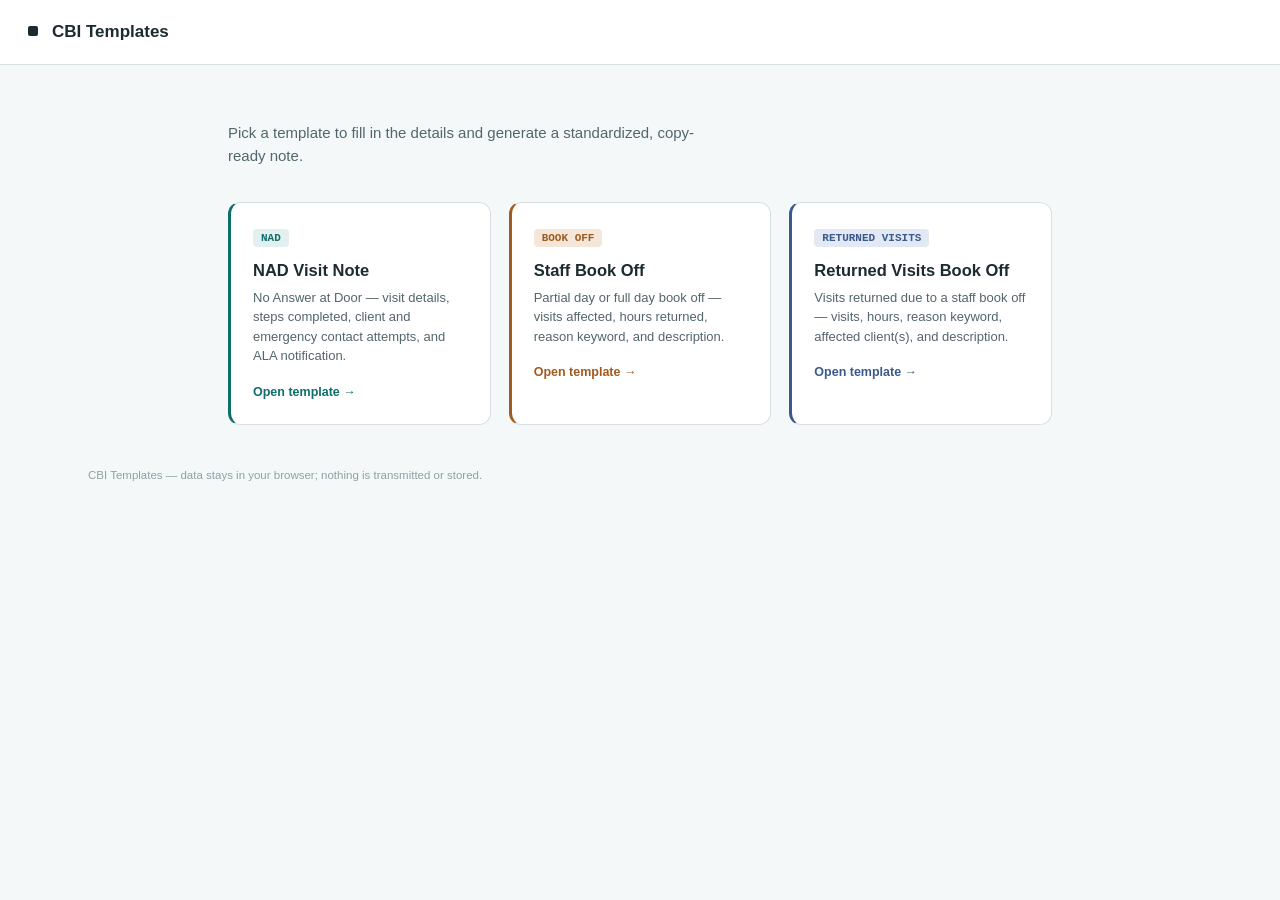
<file: index.html>
<!DOCTYPE html>
<html lang="en">
<head>
<meta charset="UTF-8">
<meta name="viewport" content="width=device-width, initial-scale=1.0">
<title>CBI Templates — Note Generators for CBI Operators</title>
<meta name="description" content="CBI Templates: pick a note template — NAD (No Answer at Door) or Staff Book Off — and generate a standardized, copy-ready note.">
<link rel="stylesheet" href="assets/css/global.css">
</head>
<body>

<header class="app-header">
  <span class="mark" aria-hidden="true"></span>
  <h1>CBI Templates</h1>
</header>

<main class="index-layout">
  <p class="lede">Pick a template to fill in the details and generate a standardized, copy-ready note.</p>
  <div class="template-grid">
    <a class="template-card card-nad" href="NAD.html">
      <span class="eyebrow">NAD</span>
      <h2>NAD Visit Note</h2>
      <p>No Answer at Door — visit details, steps completed, client and emergency contact attempts, and ALA notification.</p>
      <span class="go">Open template &rarr;</span>
    </a>
    <a class="template-card card-bookoff" href="book-off-template.html">
      <span class="eyebrow">BOOK OFF</span>
      <h2>Staff Book Off</h2>
      <p>Partial day or full day book off — visits affected, hours returned, reason keyword, and description.</p>
      <span class="go">Open template &rarr;</span>
    </a>
    <a class="template-card card-returned" href="returned-visits-book-off.html">
      <span class="eyebrow">RETURNED VISITS</span>
      <h2>Returned Visits Book Off</h2>
      <p>Visits returned due to a staff book off — visits, hours, reason keyword, affected client(s), and description.</p>
      <span class="go">Open template &rarr;</span>
    </a>
  </div>
</main>

<footer>CBI Templates — data stays in your browser; nothing is transmitted or stored.</footer>
</body>
</html>
</file>
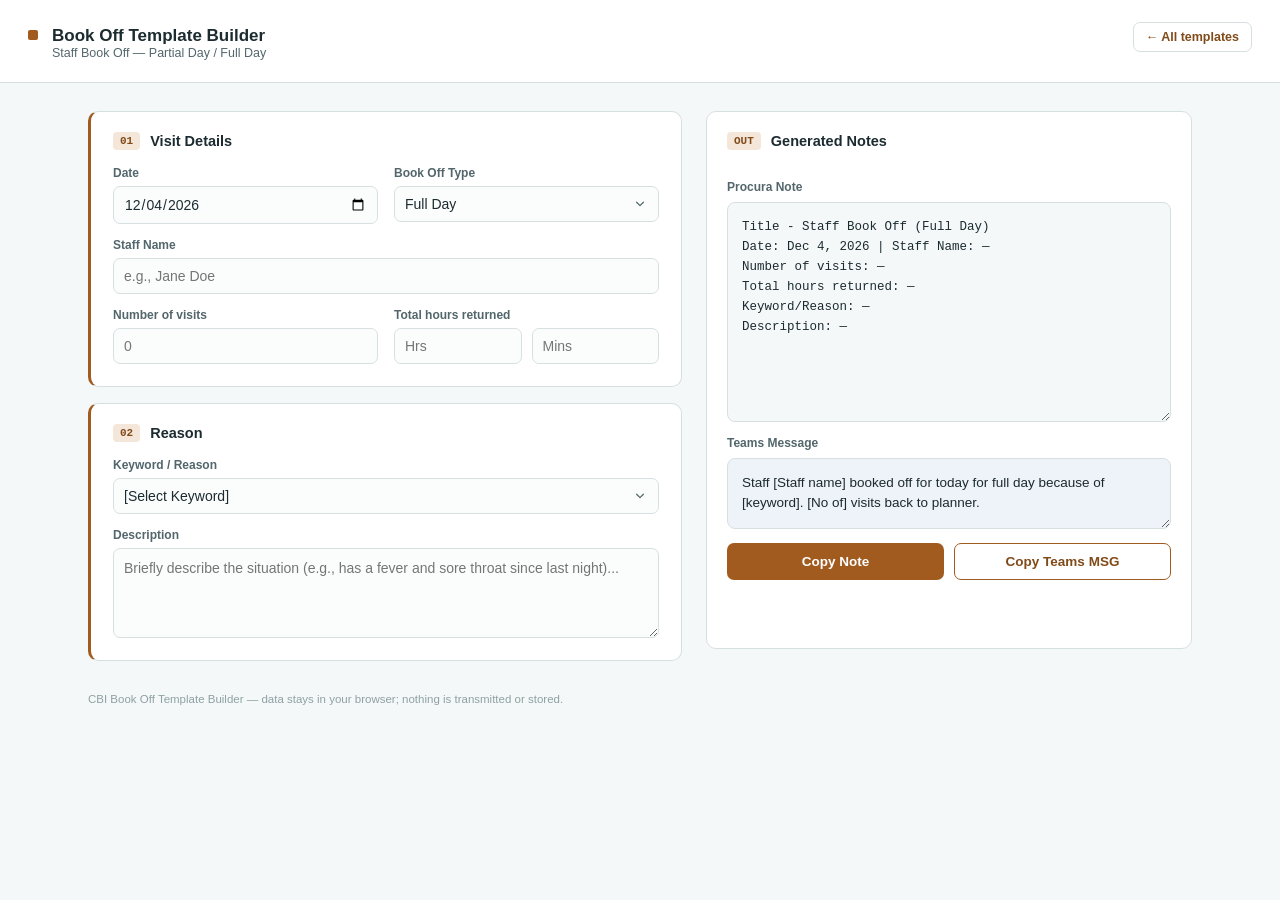
<file: book-off-template.html>
<!DOCTYPE html>
<html lang="en">
<head>
<meta charset="UTF-8">
<meta name="viewport" content="width=device-width, initial-scale=1.0">
<title>CBI Book Off Template Builder</title>
<link rel="stylesheet" href="assets/css/global.css">
<style>
  :root {
    --accent: var(--bookoff);
    --accent-dark: var(--bookoff-dark);
    --accent-soft: var(--bookoff-soft);
    --focus: var(--bookoff-focus);
  }
</style>
</head>
<body>

<header class="app-header">
  <span class="mark" aria-hidden="true"></span>
  <div>
    <h1>Book Off Template Builder</h1>
    <div class="sub">Staff Book Off — Partial Day / Full Day</div>
  </div>
  <a class="back" href="index.html">&larr; All templates</a>
</header>

<main>
  <form id="bookOffForm" autocomplete="off">
    <!-- Step 01: Visit Details -->
    <section class="card">
      <div class="eyebrow">
        <span class="num">01</span>
        <h2>Visit Details</h2>
      </div>
      <div class="field-grid">
        <div class="field">
          <label for="visitDate">Date</label>
          <input type="date" id="visitDate">
        </div>
        <div class="field">
          <label for="bookOffType">Book Off Type</label>
          <select id="bookOffType">
            <option value="full day">Full Day</option>
            <option value="partial day">Partial Day</option>
          </select>
        </div>
        <div class="field full">
          <label for="staffName">Staff Name</label>
          <input type="text" id="staffName" placeholder="e.g., Jane Doe">
        </div>
        <div class="field">
          <label for="numVisits">Number of visits</label>
          <input type="number" id="numVisits" min="0" placeholder="0">
        </div>
        <div class="field">
          <label>Total hours returned</label>
          <div class="hours-row">
            <input type="number" id="hoursReturned" min="0" placeholder="Hrs">
            <input type="number" id="minutesReturned" min="0" max="59" placeholder="Mins">
          </div>
        </div>
      </div>
    </section>

    <!-- Step 02: Reason & Description -->
    <section class="card">
      <div class="eyebrow">
        <span class="num">02</span>
        <h2>Reason</h2>
      </div>
      <div class="field-grid">
        <div class="field full">
          <label for="keyword">Keyword / Reason</label>
          <select id="keyword">
            <option value="">[Select Keyword]</option>
            <option value="Illness – self">Illness – self</option>
            <option value="Illness – family">Illness – family</option>
            <option value="Automotive issue">Automotive issue</option>
            <option value="WCB/WSIB/Injury">WCB/WSIB/Injury</option>
            <option value="Modified duties">Modified duties</option>
            <option value="Childcare">Childcare</option>
            <option value="Scheduling error – availability">Scheduling error – availability</option>
            <option value="Scheduling error – distance">Scheduling error – distance</option>
            <option value="Scheduling error – overlapping">Scheduling error – overlapping</option>
            <option value="Education/Student">Education/Student</option>
            <option value="Notice not provided/client not accepted">Notice not provided/client not accepted</option>
            <option value="Bereavement">Bereavement</option>
            <option value="Personal/Family emergency">Personal/Family emergency</option>
            <option value="No show">No show</option>
            <option value="Appointment">Appointment</option>
            <option value="Insufficient hours">Insufficient hours</option>
            <option value="Unapproved removal">Unapproved removal</option>
            <option value="Client-Specific Removal – Environmental Concern">Client-Specific Removal – Environmental Concern</option>
          </select>
        </div>
        <div class="field full">
          <label for="description">Description</label>
          <textarea id="description" placeholder="Briefly describe the situation (e.g., has a fever and sore throat since last night)..."></textarea>
        </div>
      </div>
    </section>
  </form>

  <!-- Output Engine -->
  <div class="output-col">
    <div class="output-panel">
      <div class="eyebrow">
        <span class="num">OUT</span>
        <h2>Generated Notes</h2>
      </div>

      <div class="textarea-group">
        <label for="noteOutput">Procura Note</label>
        <textarea id="noteOutput" readonly></textarea>
      </div>

      <div class="textarea-group">
        <label for="teamsOutput">Teams Message</label>
        <textarea id="teamsOutput" readonly></textarea>
      </div>

      <div class="btn-row">
        <button type="button" class="btn-primary" id="copyNoteBtn">Copy Note</button>
        <button type="button" class="btn-secondary" id="copyTeamsBtn">Copy Teams MSG</button>
      </div>
      <div id="copyFeedback" class="copy-feedback">Copied to clipboard!</div>
    </div>
  </div>
</main>

<footer>CBI Book Off Template Builder — data stays in your browser; nothing is transmitted or stored.</footer>
<script src="assets/js/utils.js"></script>
<script src="assets/js/templates.js"></script>
</body>
</html>
</file>
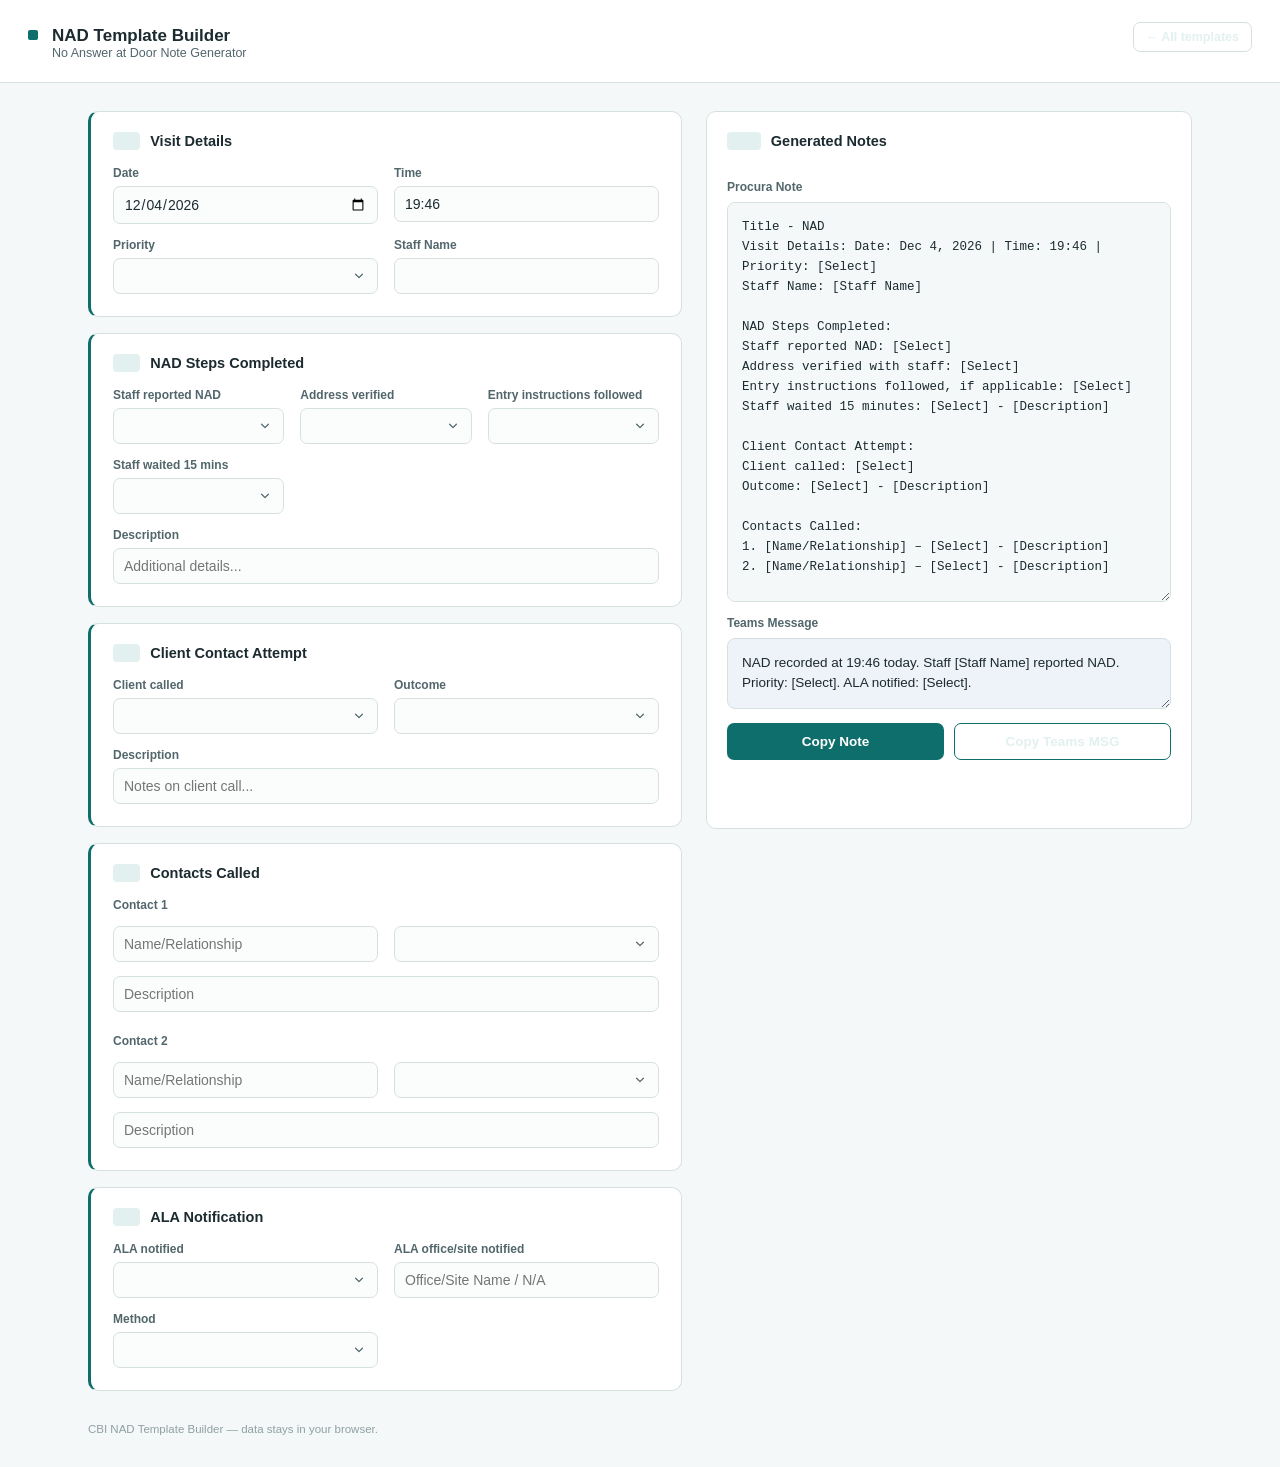
<file: NAD.html>
<!DOCTYPE html>
<html lang="en">
<head>
<meta charset="UTF-8">
<meta name="viewport" content="width=device-width, initial-scale=1.0">
<title>CBI NAD Template Builder</title>
<link rel="stylesheet" href="assets/css/global.css">
<style>
  :root {
    --accent: var(--nad);
    --accent-dark: var(--nad-soft);
    --accent-soft: var(--nad-soft);
    --focus: var(--nad);
  }
</style>
</head>
<body>

<header class="app-header">
  <span class="mark" aria-hidden="true"></span>
  <div>
    <h1>NAD Template Builder</h1>
    <div class="sub">No Answer at Door Note Generator</div>
  </div>
  <a class="back" href="index.html">&larr; All templates</a>
</header>

<main>
  <form id="nadForm" autocomplete="off">
    <!-- 01: Visit Details -->
    <section class="card">
      <div class="eyebrow"><span class="num">01</span><h2>Visit Details</h2></div>
      <div class="field-grid">
        <div class="field"><label for="visitDate">Date</label><input type="date" id="visitDate"></div>
        <div class="field">
          <label for="visitTime">Time</label>
          <input type="text" id="visitTime" placeholder="e.g., 09:00 - 10:00 or 1400">
        </div>
        <div class="field">
          <label for="priority">Priority</label>
          <select id="priority">
            <option value=""></option>
            <option value="P1">P1</option>
            <option value="P2">P2</option>
            <option value="P3">P3</option>
            <option value="ESS">ESS</option>
            <option value="LPN">LPN</option>
          </select>
        </div>
        <div class="field"><label for="staffName">Staff Name</label><input type="text" id="staffName"></div>
      </div>
    </section>

    <!-- 02: NAD Steps -->
    <section class="card">
      <div class="eyebrow"><span class="num">02</span><h2>NAD Steps Completed</h2></div>
      <div class="field-grid dense">
        <div class="field">
          <label for="staffReported">Staff reported NAD</label>
          <select id="staffReported"><option value=""></option><option value="Yes">Yes</option><option value="No">No</option></select>
        </div>
        <div class="field">
          <label for="addressVerified">Address verified</label>
          <select id="addressVerified"><option value=""></option><option value="Yes">Yes</option><option value="No">No</option></select>
        </div>
        <div class="field">
          <label for="entryInstructions">Entry instructions followed</label>
          <select id="entryInstructions"><option value=""></option><option value="Yes">Yes</option><option value="No">No</option><option value="N/A">N/A</option></select>
        </div>
        <div class="field">
          <label for="waited15">Staff waited 15 mins</label>
          <select id="waited15"><option value=""></option><option value="Yes">Yes</option><option value="No">No</option><option value="Unable to confirm">Unable to confirm</option></select>
        </div>
        <div class="field full"><label for="nadDesc">Description</label><input type="text" id="nadDesc" placeholder="Additional details..."></div>
      </div>
    </section>

    <!-- 03: Client Contact -->
    <section class="card">
      <div class="eyebrow"><span class="num">03</span><h2>Client Contact Attempt</h2></div>
      <div class="field-grid">
        <div class="field">
          <label for="clientCalled">Client called</label>
          <select id="clientCalled"><option value=""></option><option value="Yes">Yes</option><option value="No">No</option></select>
        </div>
        <div class="field">
          <label for="clientOutcome">Outcome</label>
          <select id="clientOutcome">
            <option value=""></option>
            <option value="Answered">Answered</option>
            <option value="No answer">No answer</option>
            <option value="VM left">VM left</option>
            <option value="Unable to leave VM">Unable to leave VM</option>
          </select>
        </div>
        <div class="field full"><label for="clientDesc">Description</label><input type="text" id="clientDesc" placeholder="Notes on client call..."></div>
      </div>
    </section>

    <!-- 04: Contacts Called -->
    <section class="card">
      <div class="eyebrow"><span class="num">04</span><h2>Contacts Called</h2></div>
      <div class="field-grid">
        <div class="field full"><label>Contact 1</label></div>
        <div class="field"><input type="text" id="c1Name" placeholder="Name/Relationship"></div>
        <div class="field">
          <select id="c1Outcome">
            <option value=""></option>
            <option value="Answered">Answered</option>
            <option value="No answer">No answer</option>
            <option value="VM left">VM left</option>
            <option value="Unable to leave VM">Unable to leave VM</option>
          </select>
        </div>
        <div class="field full"><input type="text" id="c1Desc" placeholder="Description"></div>

        <div class="field full" style="margin-top: 8px;"><label>Contact 2</label></div>
        <div class="field"><input type="text" id="c2Name" placeholder="Name/Relationship"></div>
        <div class="field">
          <select id="c2Outcome">
            <option value=""></option>
            <option value="Answered">Answered</option>
            <option value="No answer">No answer</option>
            <option value="VM left">VM left</option>
            <option value="Unable to leave VM">Unable to leave VM</option>
          </select>
        </div>
        <div class="field full"><input type="text" id="c2Desc" placeholder="Description"></div>
      </div>
    </section>

    <!-- 05: ALA Notification -->
    <section class="card">
      <div class="eyebrow"><span class="num">05</span><h2>ALA Notification</h2></div>
      <div class="field-grid">
        <div class="field">
          <label for="alaNotified">ALA notified</label>
          <select id="alaNotified"><option value=""></option><option value="Yes">Yes</option><option value="No">No</option></select>
        </div>
        <div class="field">
          <label for="alaOffice">ALA office/site notified</label>
          <input type="text" id="alaOffice" placeholder="Office/Site Name / N/A">
        </div>
        <div class="field">
          <label for="alaMethod">Method</label>
          <select id="alaMethod">
            <option value=""></option>
            <option value="Call">Call</option>
            <option value="VM left">VM left</option>
            <option value="Fax">Fax</option>
            <option value="N/A">N/A</option>
          </select>
        </div>
      </div>
    </section>
  </form>

  <!-- Output Engine -->
  <div class="output-col">
    <div class="output-panel">
      <div class="eyebrow"><span class="num">OUT</span><h2>Generated Notes</h2></div>
      <div class="textarea-group">
        <label for="noteOutput">Procura Note</label>
        <textarea id="noteOutput" readonly style="min-height: 400px;"></textarea>
      </div>
      <div class="textarea-group">
        <label for="teamsOutput">Teams Message</label>
        <textarea id="teamsOutput" readonly></textarea>
      </div>
      <div class="btn-row">
        <button type="button" class="btn-primary" id="copyNoteBtn">Copy Note</button>
        <button type="button" class="btn-secondary" id="copyTeamsBtn">Copy Teams MSG</button>
      </div>
      <div id="copyFeedback" class="copy-feedback">Copied to clipboard!</div>
    </div>
  </div>
</main>
<footer>CBI NAD Template Builder — data stays in your browser.</footer>
<script src="assets/js/utils.js"></script>
<script src="assets/js/templates.js"></script>
</body>
</html>
</file>
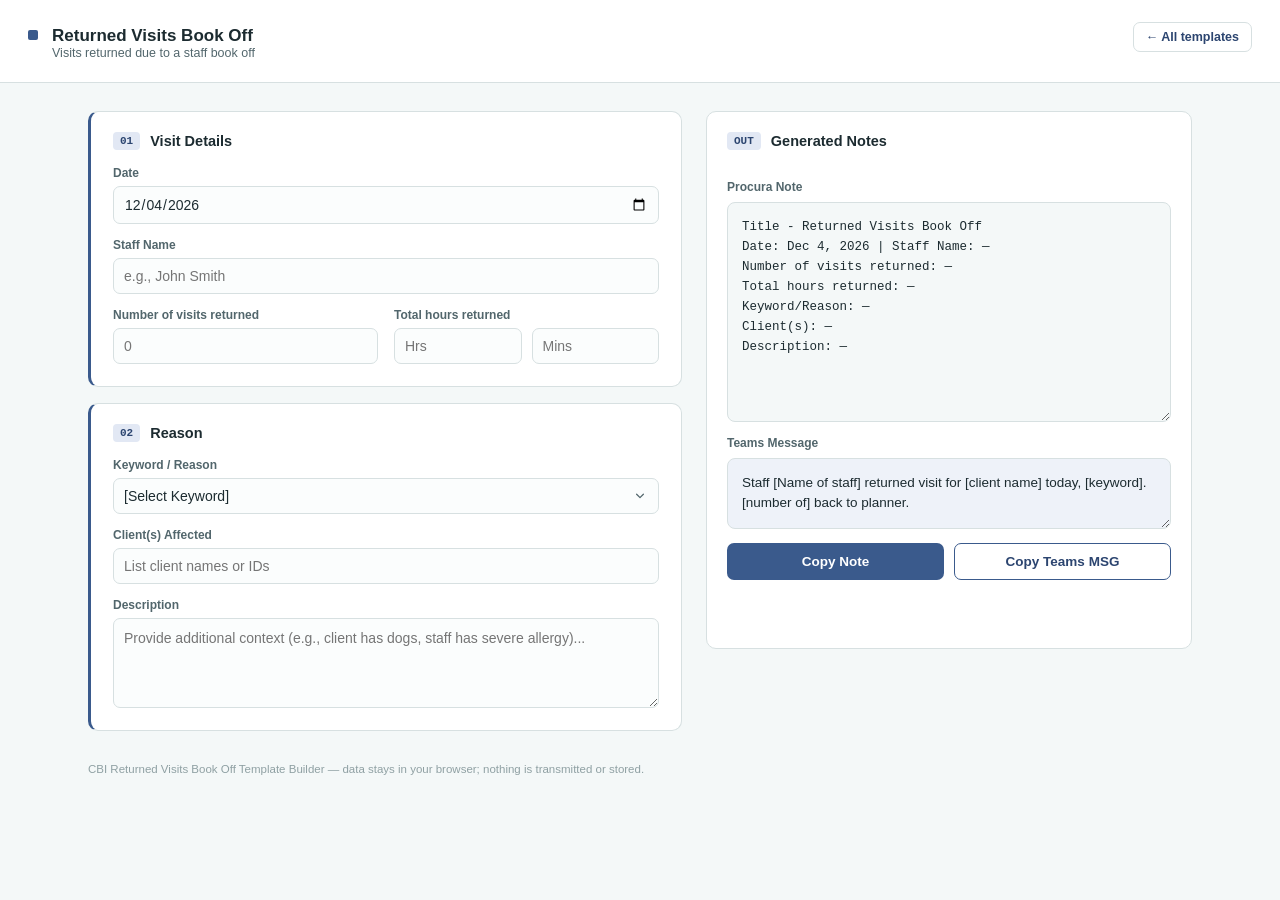
<file: returned-visits-book-off.html>
<!DOCTYPE html>
<html lang="en">
<head>
<meta charset="UTF-8">
<meta name="viewport" content="width=device-width, initial-scale=1.0">
<title>CBI Returned Visits Book Off Template</title>
<link rel="stylesheet" href="assets/css/global.css">
<style>
  :root {
    --accent: var(--returned);
    --accent-dark: var(--returned-dark);
    --accent-soft: var(--returned-soft);
    --focus: var(--returned-focus);
  }
</style>
</head>
<body>

<header class="app-header">
  <span class="mark" aria-hidden="true"></span>
  <div>
    <h1>Returned Visits Book Off</h1>
    <div class="sub">Visits returned due to a staff book off</div>
  </div>
  <a class="back" href="index.html">&larr; All templates</a>
</header>

<main>
  <form id="returnedVisitsForm" autocomplete="off">
    <!-- Step 01: Visit Details -->
    <section class="card">
      <div class="eyebrow">
        <span class="num">01</span>
        <h2>Visit Details</h2>
      </div>
      <div class="field-grid">
        <div class="field full">
          <label for="visitDate">Date</label>
          <input type="date" id="visitDate">
        </div>
        <div class="field full">
          <label for="staffName">Staff Name</label>
          <input type="text" id="staffName" placeholder="e.g., John Smith">
        </div>
        <div class="field">
          <label for="numVisits">Number of visits returned</label>
          <input type="number" id="numVisits" min="0" placeholder="0">
        </div>
        <div class="field">
          <label>Total hours returned</label>
          <div class="hours-row">
            <input type="number" id="hoursReturned" min="0" placeholder="Hrs">
            <input type="number" id="minutesReturned" min="0" max="59" placeholder="Mins">
          </div>
        </div>
      </div>
    </section>

    <!-- Step 02: Reason & Description -->
    <section class="card">
      <div class="eyebrow">
        <span class="num">02</span>
        <h2>Reason</h2>
      </div>
      <div class="field-grid">
        <div class="field full">
          <label for="keyword">Keyword / Reason</label>
          <select id="keyword">
            <option value="">[Select Keyword]</option>
            <option value="Illness – self">Illness – self</option>
            <option value="Illness – family">Illness – family</option>
            <option value="Automotive issue">Automotive issue</option>
            <option value="WCB/WSIB/Injury">WCB/WSIB/Injury</option>
            <option value="Modified duties">Modified duties</option>
            <option value="Childcare">Childcare</option>
            <option value="Scheduling error – availability">Scheduling error – availability</option>
            <option value="Scheduling error – distance">Scheduling error – distance</option>
            <option value="Scheduling error – overlapping">Scheduling error – overlapping</option>
            <option value="Education/Student">Education/Student</option>
            <option value="Notice not provided/client not accepted">Notice not provided/client not accepted</option>
            <option value="Bereavement">Bereavement</option>
            <option value="Personal/Family emergency">Personal/Family emergency</option>
            <option value="No show">No show</option>
            <option value="Appointment">Appointment</option>
            <option value="Insufficient hours">Insufficient hours</option>
            <option value="Unapproved removal">Unapproved removal</option>
            <option value="Client-Specific Removal – Environmental Concern">Client-Specific Removal – Environmental Concern</option>
          </select>
        </div>
        <div class="field full">
          <label for="clients">Client(s) Affected</label>
          <input type="text" id="clients" placeholder="List client names or IDs">
        </div>
        <div class="field full">
          <label for="description">Description</label>
          <textarea id="description" placeholder="Provide additional context (e.g., client has dogs, staff has severe allergy)..."></textarea>
        </div>
      </div>
    </section>
  </form>

  <!-- Output Engine -->
  <div class="output-col">
    <div class="output-panel">
      <div class="eyebrow">
        <span class="num">OUT</span>
        <h2>Generated Notes</h2>
      </div>

      <div class="textarea-group">
        <label for="noteOutput">Procura Note</label>
        <textarea id="noteOutput" readonly></textarea>
      </div>

      <div class="textarea-group">
        <label for="teamsOutput">Teams Message</label>
        <textarea id="teamsOutput" readonly></textarea>
      </div>

      <div class="btn-row">
        <button type="button" class="btn-primary" id="copyNoteBtn">Copy Note</button>
        <button type="button" class="btn-secondary" id="copyTeamsBtn">Copy Teams MSG</button>
      </div>
      <div id="copyFeedback" class="copy-feedback">Copied to clipboard!</div>
    </div>
  </div>
</main>

<footer>CBI Returned Visits Book Off Template Builder — data stays in your browser; nothing is transmitted or stored.</footer>
<script src="assets/js/utils.js"></script>
<script src="assets/js/templates.js"></script>
</body>
</html>
</file>
<file: assets/css/global.css>
:root {
  /* Core Colors */
  --ink: #1c2b30;
  --ink-soft: #52666c;
  --line: #d7e0e1;
  --paper: #f4f8f8;
  --card: #ffffff;

  /* Theme: NAD */
  --nad: #0e6e6b;
  --nad-soft: #e2f0ef;

  /* Theme: Book Off */
  --bookoff: #a15b1f;
  --bookoff-dark: #814a19;
  --bookoff-soft: #f4e7da;
  --bookoff-focus: #c07a34;

  /* Theme: Returned Visits */
  --returned: #3a5a8c;
  --returned-dark: #2c4570;
  --returned-soft: #e2e8f4;
  --returned-focus: #4d6ea3;

  /* Default Accents */
  --accent: var(--ink);
  --accent-dark: var(--ink-soft);
  --accent-soft: var(--line);
  --focus: var(--ink);

  /* Typography */
  --mono: "SFMono-Regular", Consolas, "Liberation Mono", Menlo, monospace;
  --sans: -apple-system, BlinkMacSystemFont, "Segoe UI", Roboto, "Helvetica Neue", Arial, sans-serif;
}

/* Base Resets */
* { box-sizing: border-box; }
html, body {
  margin: 0; padding: 0;
  background: var(--paper); color: var(--ink);
  font-family: var(--sans); -webkit-font-smoothing: antialiased;
  min-height: 100vh;
}

/* Header Layout */
header.app-header {
  background: var(--card); border-bottom: 1px solid var(--line);
  padding: 22px 28px; display: flex; align-items: baseline; gap: 14px;
  position: sticky; top: 0; z-index: 20;
}
header.app-header .mark {
  width: 10px; height: 10px; border-radius: 2px;
  background: var(--accent); flex-shrink: 0; transform: translateY(-1px);
}
header.app-header h1 { font-size: 17px; font-weight: 700; margin: 0; }
header.app-header .sub { font-size: 12.5px; color: var(--ink-soft); }
header.app-header a.back {
  margin-left: auto; font-size: 12.5px; font-weight: 600; color: var(--accent-dark);
  text-decoration: none; border: 1px solid var(--line);
  padding: 7px 12px; border-radius: 7px; white-space: nowrap;
}
header.app-header a.back:hover { background: var(--accent-soft); border-color: var(--accent); }

/* Main Structure & Forms */
main {
  max-width: 1160px; margin: 0 auto; padding: 28px;
  display: grid; grid-template-columns: minmax(0, 1.1fr) minmax(360px, 0.9fr);
  gap: 24px; align-items: start;
}
main.index-layout { max-width: 880px; display: block; padding: 56px 28px 40px; }
form { display: flex; flex-direction: column; gap: 16px; }
section.card {
  background: var(--card); border: 1px solid var(--line);
  border-radius: 10px; padding: 20px 22px 22px; border-left: 3px solid var(--accent);
}
.eyebrow { display: flex; align-items: center; gap: 10px; margin-bottom: 16px; }
.eyebrow .num {
  font-family: var(--mono); font-size: 11px; font-weight: 700;
  color: var(--accent-dark); background: var(--accent-soft);
  border-radius: 4px; padding: 3px 7px;
}
.eyebrow h2 { font-size: 14.5px; font-weight: 700; margin: 0; }

/* Inputs & Fields */
.field-grid { display: grid; grid-template-columns: repeat(auto-fit, minmax(190px, 1fr)); gap: 14px 16px; }
.field { display: flex; flex-direction: column; gap: 6px; min-width: 0; }
.field.full { grid-column: 1 / -1; }
.field label { font-size: 12px; font-weight: 600; color: var(--ink-soft); }
.field .hint { font-weight: 400; color: #8fa0a3; }
.hours-row { display: grid; grid-template-columns: 1fr 1fr; gap: 10px; }

input[type="text"], input[type="number"], input[type="date"], select, textarea {
  font-family: var(--sans); font-size: 14px; color: var(--ink);
  background: #fbfdfd; border: 1px solid var(--line);
  border-radius: 7px; padding: 9px 10px; width: 100%;
  transition: border-color 0.15s ease, box-shadow 0.15s ease, background 0.15s ease;
}
textarea { resize: vertical; min-height: 90px; line-height: 1.45; }
input:hover, select:hover, textarea:hover { border-color: #b6c3d6; }
input:focus, select:focus, textarea:focus {
  outline: none; border-color: var(--focus); background: #ffffff;
  box-shadow: 0 0 0 3px rgba(77, 110, 163, 0.16);
}
select {
  appearance: none; -webkit-appearance: none;
  background-image: url("data:image/svg+xml;utf8,<svg xmlns='http://www.w3.org/2000/svg' viewBox='0 0 20 20' fill='%2352666c'><path fill-rule='evenodd' d='M5.23 7.21a.75.75 0 011.06.02L10 10.94l3.71-3.71a.75.75 0 111.06 1.06l-4.24 4.25a.75.75 0 01-1.06 0L5.21 8.29a.75.75 0 01.02-1.08z' clip-rule='evenodd'/></svg>");
  background-repeat: no-repeat; background-position: right 10px center;
  background-size: 16px; padding-right: 30px; cursor: pointer;
}

/* Output & Buttons */
.output-col { position: sticky; top: 92px; display: flex; flex-direction: column; gap: 14px; }
.output-panel {
  background: var(--card); border: 1px solid var(--line);
  border-radius: 10px; padding: 20px 20px 18px; display: flex; flex-direction: column; gap: 14px;
}
.textarea-group { display: flex; flex-direction: column; gap: 8px; }
.textarea-group label { font-size: 12px; font-weight: 700; color: var(--ink-soft); }

#noteOutput {
  width: 100%; min-height: 220px; font-family: var(--mono); font-size: 12.5px;
  line-height: 1.6; color: var(--ink); background: var(--paper);
  border: 1px solid var(--line); border-radius: 8px; padding: 14px; white-space: pre-wrap;
}
#teamsOutput {
  width: 100%; min-height: 70px; font-family: var(--sans); font-size: 13.5px;
  line-height: 1.5; color: var(--ink); background: #eef2f9;
  border: 1px solid var(--line); border-radius: 8px; padding: 14px;
}

.btn-row { display: flex; gap: 10px; flex-wrap: wrap; }
button {
  font-family: var(--sans); font-size: 13.5px; font-weight: 600;
  border-radius: 7px; padding: 10px 16px; border: 1px solid transparent;
  cursor: pointer; transition: transform 0.08s ease, background 0.15s ease, border-color 0.15s ease;
  flex: 1; white-space: nowrap;
}
button:active { transform: translateY(1px); }
.btn-primary { background: var(--accent); color: #ffffff; }
.btn-primary:hover { background: var(--accent-dark); }
.btn-secondary { background: #ffffff; color: var(--accent-dark); border-color: var(--accent); }
.btn-secondary:hover { background: var(--accent-soft); }

.copy-feedback {
  font-size: 12.5px; font-weight: 600; color: var(--accent-dark);
  background: var(--accent-soft); border: 1px solid var(--accent);
  border-radius: 6px; padding: 8px 10px; text-align: center;
  opacity: 0; transform: translateY(-4px); transition: opacity 0.18s ease, transform 0.18s ease;
  pointer-events: none; margin-top: 4px;
}
.copy-feedback.show { opacity: 1; transform: translateY(0); }

/* Index Template Cards */
p.lede { font-size: 15px; color: var(--ink-soft); max-width: 56ch; margin: 0 0 34px; line-height: 1.55; }
.template-grid { display: grid; grid-template-columns: repeat(auto-fit, minmax(260px, 1fr)); gap: 18px; }
a.template-card {
  display: block; background: var(--card); border: 1px solid var(--line);
  border-radius: 12px; padding: 24px 22px; text-decoration: none;
  color: inherit; transition: transform 0.12s ease, box-shadow 0.12s ease;
}
a.template-card:hover { transform: translateY(-2px); box-shadow: 0 8px 24px rgba(28, 43, 48, 0.08); }
.template-card .eyebrow {
  font-family: var(--mono); font-size: 11px; font-weight: 700;
  border-radius: 4px; padding: 3px 8px; display: inline-block; margin-bottom: 14px;
}
a.card-nad { border-left: 3px solid var(--nad); }
a.card-nad .eyebrow { background: var(--nad-soft); color: var(--nad); }
a.card-nad .go { color: var(--nad); }

a.card-bookoff { border-left: 3px solid var(--bookoff); }
a.card-bookoff .eyebrow { background: var(--bookoff-soft); color: var(--bookoff); }
a.card-bookoff .go { color: var(--bookoff); }

a.card-returned { border-left: 3px solid var(--returned); }
a.card-returned .eyebrow { background: var(--returned-soft); color: var(--returned); }
a.card-returned .go { color: var(--returned); }

.template-card h2 { font-size: 16.5px; font-weight: 700; margin: 0 0 8px; }
.template-card p { font-size: 13px; color: var(--ink-soft); line-height: 1.5; margin: 0 0 16px; }
.template-card .go { font-size: 12.5px; font-weight: 600; }

/* Footer & Responsiveness */
footer { max-width: 1160px; margin: 0 auto; padding: 4px 28px 32px; font-size: 11.5px; color: #8fa0a3; }
@media (max-width: 920px) {
  main { grid-template-columns: 1fr; padding: 18px; gap: 18px; }
  .output-col { position: static; }
  header.app-header { padding: 16px 18px; flex-wrap: wrap; }
}
@media (max-width: 600px) { main.index-layout { padding: 36px 18px 30px; } }

/* Dense grid for compact dropdowns like Yes/No blocks */
.field-grid.dense { grid-template-columns: repeat(auto-fit, minmax(130px, 1fr)); }
</file>
